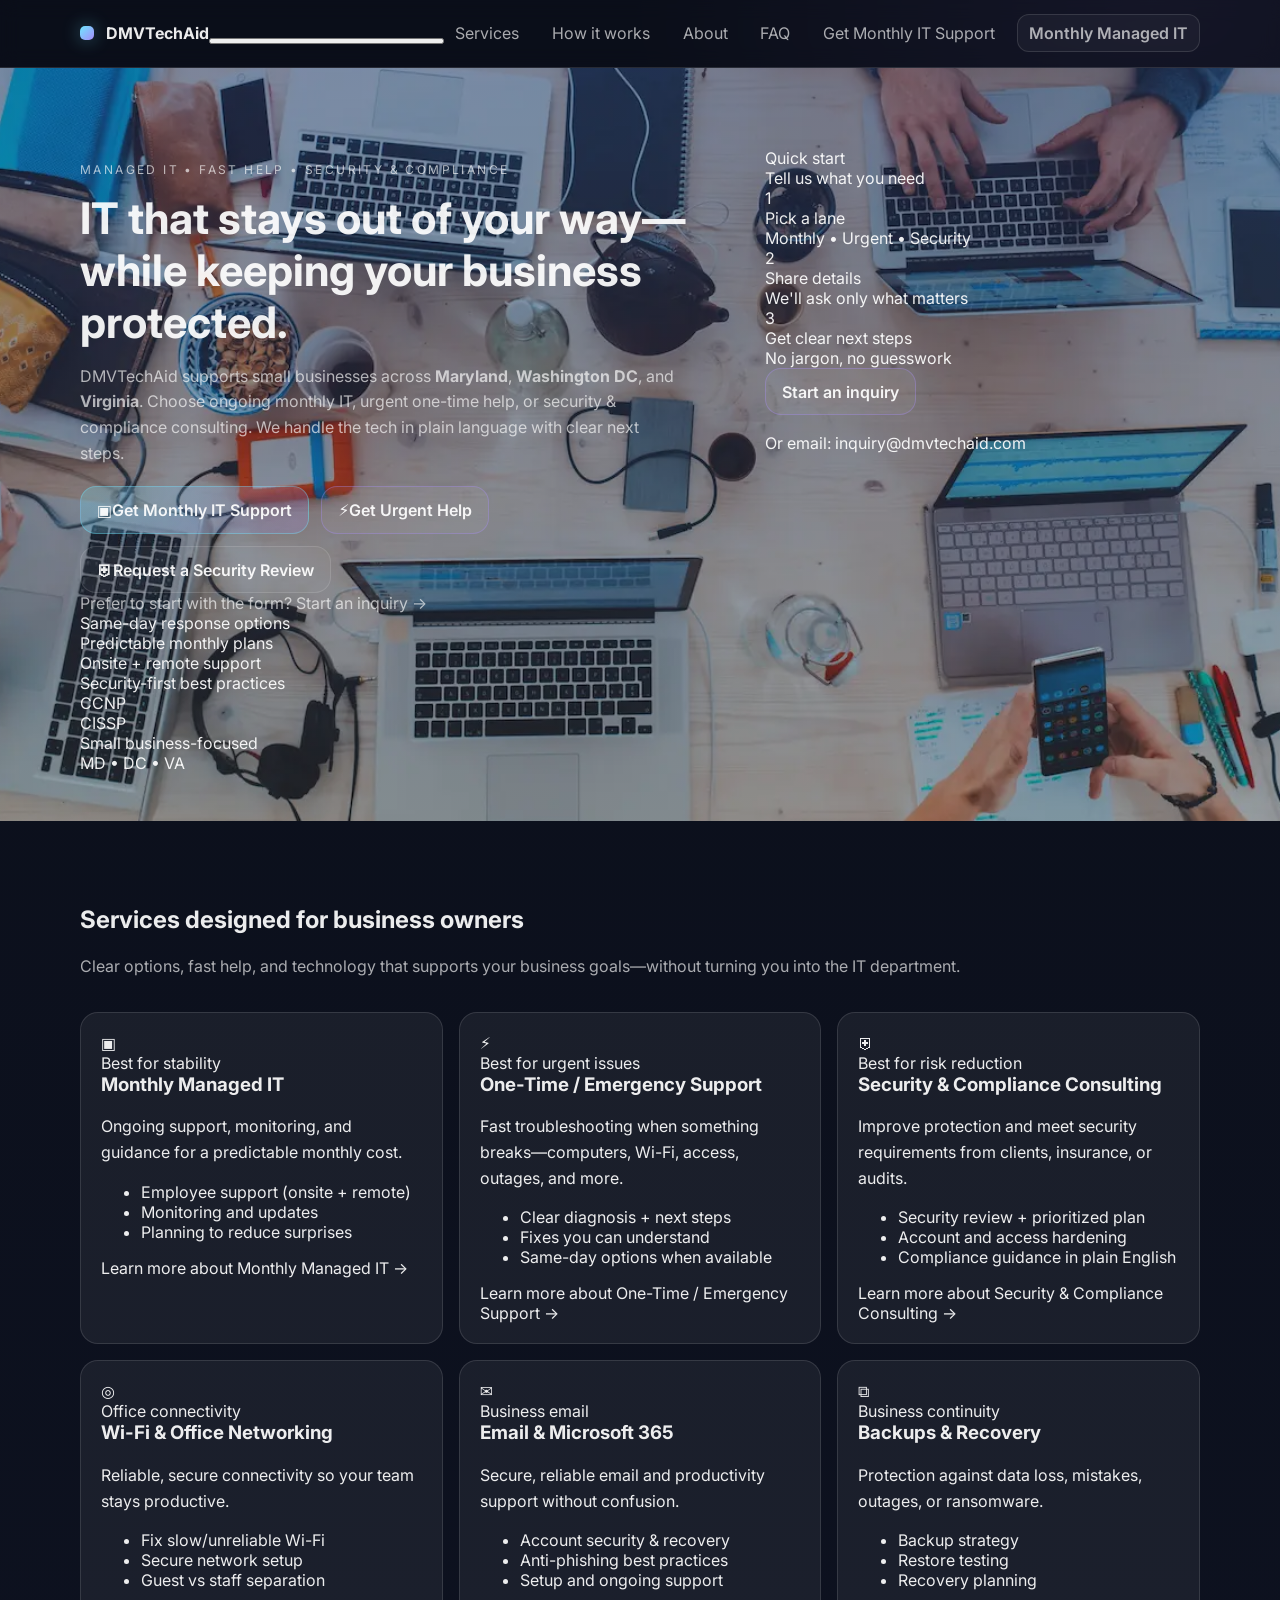
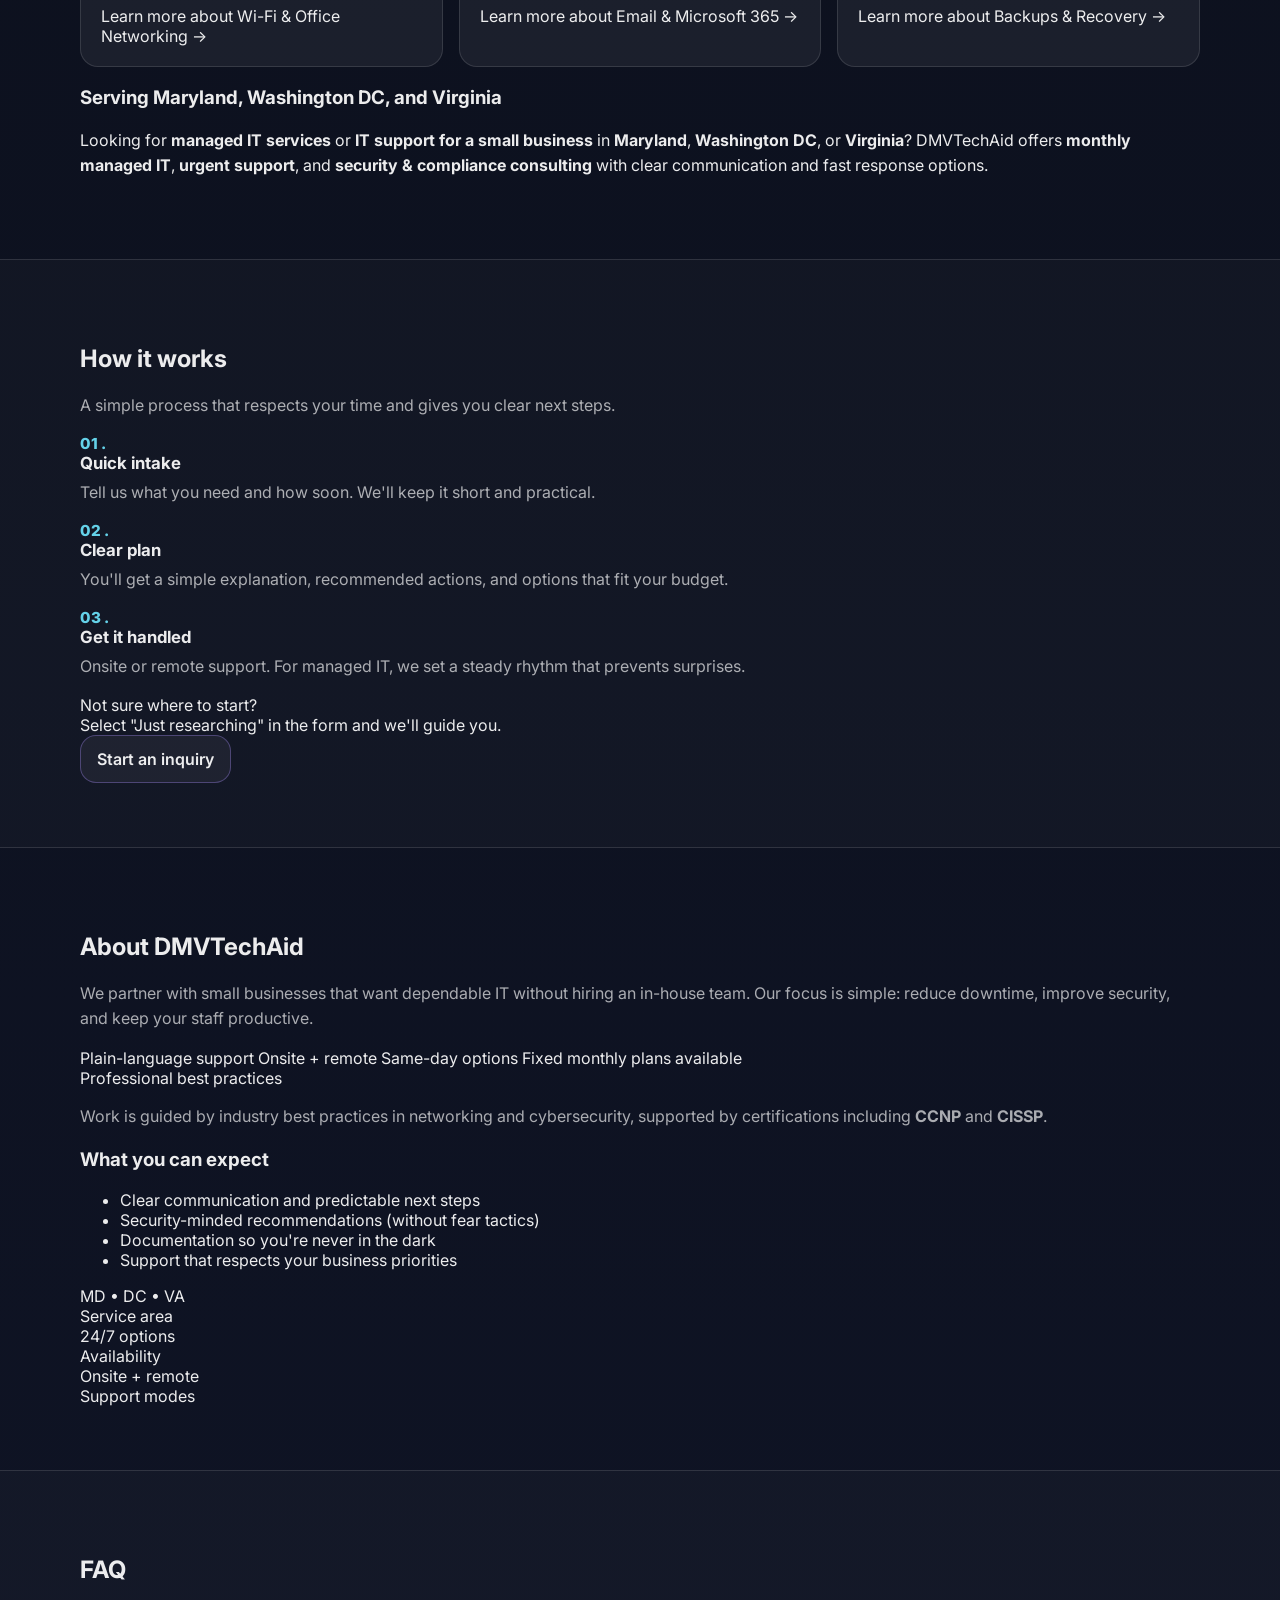
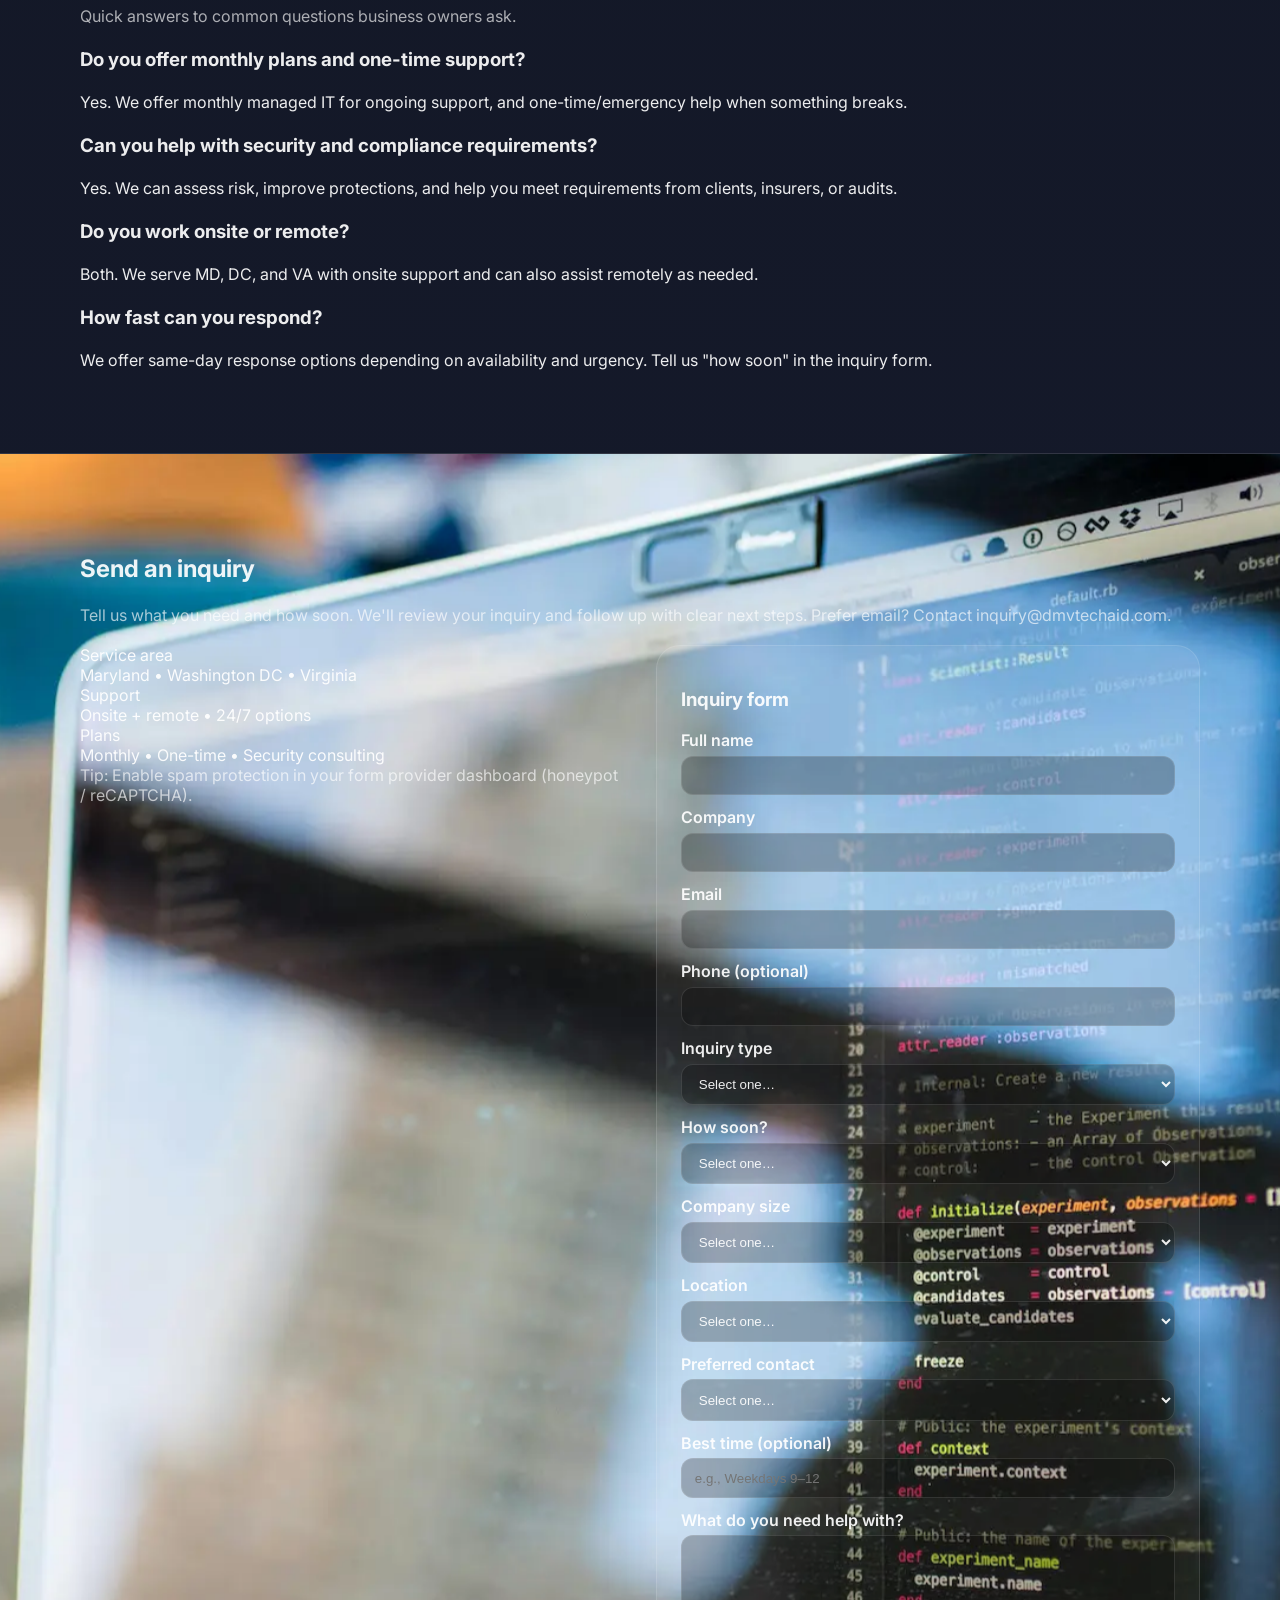
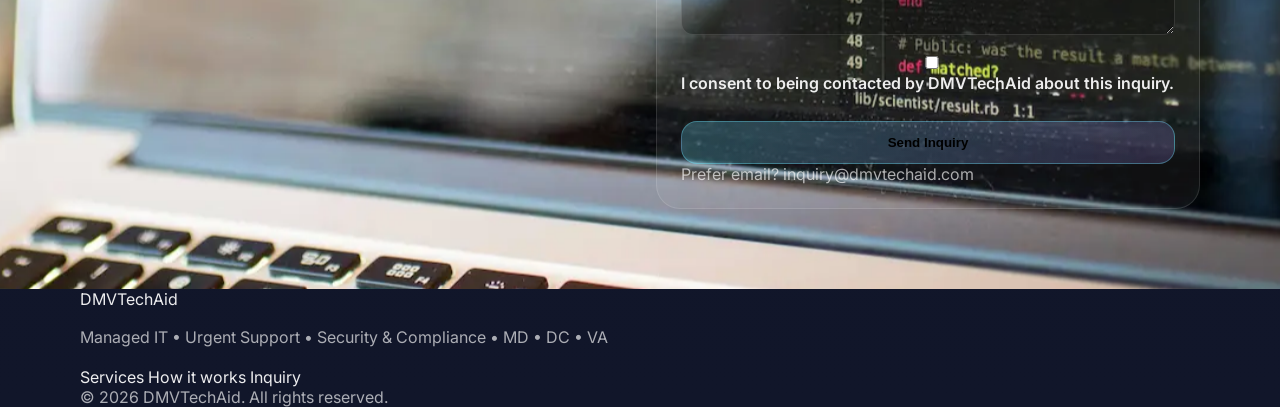
<file: index.html>
<!doctype html>
<html lang="en">

<head>
  <meta charset="utf-8" />
  <meta name="viewport" content="width=device-width,initial-scale=1" />

  <title>DMVTechAid | Managed IT, Urgent Support & Cybersecurity | MD • DC • VA</title>
  <meta name="description"
    content="DMVTechAid helps small businesses across Maryland, Washington DC, and Virginia with monthly managed IT, urgent one-time support, and security & compliance consulting. Clear communication, fast response, and predictable options." />

  <!-- OpenGraph -->
  <meta property="og:title" content="DMVTechAid | IT Support for Small Business (MD • DC • VA)" />
  <meta property="og:description"
    content="Monthly managed IT, urgent support, and security & compliance consulting. Clear communication, fast response, and predictable options." />
  <meta property="og:type" content="website" />
  <meta property="og:url" content="https://dmvtechaid.com/" />

  <!-- Favicon placeholders -->
  <link rel="icon" href="favicon.ico" />
  <link rel="apple-touch-icon" href="apple-touch-icon.png" />

  <!-- Single font -->
  <link rel="preconnect" href="https://fonts.googleapis.com">
  <link rel="preconnect" href="https://fonts.gstatic.com" crossorigin>
  <link href="https://fonts.googleapis.com/css2?family=Inter:wght@400;500;600;700;800&display=swap" rel="stylesheet">

  <link rel="stylesheet" href="styles.css" />

  <!-- LocalBusiness structured data -->
  <script type="application/ld+json">
  {
    "@context":"https://schema.org",
    "@type":"LocalBusiness",
    "name":"DMVTechAid",
    "url":"https://dmvtechaid.com/",
    "email":"inquiry@dmvtechaid.com",
    "areaServed":["Maryland","Washington DC","Virginia"],
    "description":"Managed IT services, urgent IT support, and cybersecurity & compliance consulting for small businesses across MD, DC, and VA."
  }
  </script>
</head>

<body>
  <a class="skip-link" href="#main">Skip to content</a>

  <header class="site-header">
    <nav class="nav container" aria-label="Primary">
      <a class="brand" href="#home" aria-label="DMVTechAid home">
        <span class="brand-mark" aria-hidden="true"></span>
        <span class="brand-text">DMVTechAid</span>
      </a>

      <button class="nav-toggle" type="button" aria-expanded="false" aria-controls="navLinks">
        <span class="sr-only">Toggle menu</span>
        <span class="hamburger" aria-hidden="true"></span>
      </button>

      <div class="nav-links" id="navLinks">
        <a href="#services">Services</a>
        <a href="#how">How it works</a>
        <a href="#about">About</a>
        <a href="#faq">FAQ</a>
        <a href="#contact" data-lane="Monthly Managed IT">Get Monthly IT Support</a>
        <a class="btn btn-ghost" href="managed-it.html">Monthly Managed IT</a>
      </div>
    </nav>
  </header>

  <main id="main">
    <!-- HERO -->
    <section id="home" class="hero parallax">
      <div class="parallax-overlay"></div>

      <div class="container hero-grid">
        <div class="hero-copy">
          <p class="eyebrow">Managed IT • Fast Help • Security & Compliance</p>
          <h1>IT that stays out of your way—while keeping your business protected.</h1>
          <p class="subhead">
            DMVTechAid supports small businesses across <strong>Maryland</strong>, <strong>Washington
              DC</strong>, and
            <strong>Virginia</strong>. Choose ongoing monthly IT, urgent one-time help, or security & compliance
            consulting.
            We handle the tech in plain language with clear next steps.
          </p>

          <div class="cta-row">
            <a class="btn btn-primary" href="#contact" data-lane="Monthly Managed IT">
              <span class="btn-icon" aria-hidden="true">▣</span>
              Get Monthly IT Support
            </a>
            <a class="btn btn-secondary" href="emergency-it-support.html">
              <span class="btn-icon" aria-hidden="true">⚡</span>
              Get Urgent Help
            </a>
            <a class="btn btn-ghost" href="security-compliance.html">
              <span class="btn-icon" aria-hidden="true">⛨</span>
              Request a Security Review
            </a>
          </div>

          <div class="cta-note muted">Prefer to start with the form? <a class="text-link" href="#contact">Start an
              inquiry →</a></div>

          <div class="hero-badges" aria-label="Highlights">
            <div class="badge"><span class="badge-dot" aria-hidden="true"></span>Same-day response options</div>
            <div class="badge"><span class="badge-dot" aria-hidden="true"></span>Predictable monthly plans</div>
            <div class="badge"><span class="badge-dot" aria-hidden="true"></span>Onsite + remote support</div>
            <div class="badge"><span class="badge-dot" aria-hidden="true"></span>Security-first best practices</div>
          </div>

          <div class="trust-row" aria-label="Trust signals">
            <div class="trust-pill">CCNP</div>
            <div class="trust-pill">CISSP</div>
            <div class="trust-pill">Small business-focused</div>
            <div class="trust-pill">MD • DC • VA</div>
          </div>
        </div>

        <aside class="hero-panel" aria-label="Quick overview">
          <div class="glass-card">
            <div class="panel-top">
              <div class="panel-kicker">Quick start</div>
              <div class="panel-title">Tell us what you need</div>
            </div>

            <div class="panel-steps">
              <div class="step">
                <div class="step-num" aria-hidden="true">1</div>
                <div class="step-body">
                  <div class="step-title">Pick a lane</div>
                  <div class="step-desc">Monthly • Urgent • Security</div>
                </div>
              </div>

              <div class="step">
                <div class="step-num" aria-hidden="true">2</div>
                <div class="step-body">
                  <div class="step-title">Share details</div>
                  <div class="step-desc">We'll ask only what matters</div>
                </div>
              </div>

              <div class="step">
                <div class="step-num" aria-hidden="true">3</div>
                <div class="step-body">
                  <div class="step-title">Get clear next steps</div>
                  <div class="step-desc">No jargon, no guesswork</div>
                </div>
              </div>
            </div>

            <a class="btn btn-secondary btn-block" href="#contact" data-lane="Monthly Managed IT">Start an inquiry</a>
            <p class="panel-note">Or email: <a
                href="mailto:inquiry@dmvtechaid.com">inquiry@dmvtechaid.com</a></p>
          </div>
        </aside>
      </div>
    </section>

    <!-- SERVICES -->
    <section id="services" class="section">
      <div class="container">
        <div class="section-head">
          <h2>Services designed for business owners</h2>
          <p class="muted">
            Clear options, fast help, and technology that supports your business goals—without turning you into the IT
            department.
          </p>
        </div>

        <div class="cards-grid">
          <article class="service-card featured">
            <div class="service-top">
              <div class="service-icon" aria-hidden="true">▣</div>
              <div class="service-chip">Best for stability</div>
            </div>
            <h3>Monthly Managed IT</h3>
            <p>Ongoing support, monitoring, and guidance for a predictable monthly cost.</p>
            <ul class="list">
              <li>Employee support (onsite + remote)</li>
              <li>Monitoring and updates</li>
              <li>Planning to reduce surprises</li>
            </ul>
            <a class="text-link" href="managed-it.html">Learn more about Monthly Managed IT →</a>
          </article>

          <article class="service-card">
            <div class="service-top">
              <div class="service-icon" aria-hidden="true">⚡</div>
              <div class="service-chip">Best for urgent issues</div>
            </div>
            <h3>One-Time / Emergency Support</h3>
            <p>Fast troubleshooting when something breaks—computers, Wi-Fi, access, outages, and more.</p>
            <ul class="list">
              <li>Clear diagnosis + next steps</li>
              <li>Fixes you can understand</li>
              <li>Same-day options when available</li>
            </ul>
            <a class="text-link" href="emergency-it-support.html">Learn more about One-Time / Emergency Support →</a>
          </article>

          <article class="service-card">
            <div class="service-top">
              <div class="service-icon" aria-hidden="true">⛨</div>
              <div class="service-chip">Best for risk reduction</div>
            </div>
            <h3>Security & Compliance Consulting</h3>
            <p>Improve protection and meet security requirements from clients, insurance, or audits.</p>
            <ul class="list">
              <li>Security review + prioritized plan</li>
              <li>Account and access hardening</li>
              <li>Compliance guidance in plain English</li>
            </ul>
            <a class="text-link" href="security-compliance.html">Learn more about Security &amp; Compliance Consulting
              →</a>
          </article>

          <article class="service-card">
            <div class="service-top">
              <div class="service-icon" aria-hidden="true">◎</div>
              <div class="service-chip">Office connectivity</div>
            </div>
            <h3>Wi-Fi &amp; Office Networking</h3>
            <p>Reliable, secure connectivity so your team stays productive.</p>
            <ul class="list">
              <li>Fix slow/unreliable Wi-Fi</li>
              <li>Secure network setup</li>
              <li>Guest vs staff separation</li>
            </ul>
            <a class="text-link" href="wifi-office-networking.html">Learn more about Wi-Fi &amp; Office Networking →</a>
          </article>

          <article class="service-card">
            <div class="service-top">
              <div class="service-icon" aria-hidden="true">✉</div>
              <div class="service-chip">Business email</div>
            </div>
            <h3>Email &amp; Microsoft 365</h3>
            <p>Secure, reliable email and productivity support without confusion.</p>
            <ul class="list">
              <li>Account security & recovery</li>
              <li>Anti-phishing best practices</li>
              <li>Setup and ongoing support</li>
            </ul>
            <a class="text-link" href="microsoft-365-email.html">Learn more about Email &amp; Microsoft 365 →</a>
          </article>

          <article class="service-card">
            <div class="service-top">
              <div class="service-icon" aria-hidden="true">⧉</div>
              <div class="service-chip">Business continuity</div>
            </div>
            <h3>Backups &amp; Recovery</h3>
            <p>Protection against data loss, mistakes, outages, or ransomware.</p>
            <ul class="list">
              <li>Backup strategy</li>
              <li>Restore testing</li>
              <li>Recovery planning</li>
            </ul>
            <a class="text-link" href="backups-recovery.html">Learn more about Backups &amp; Recovery →</a>
          </article>
        </div>

        <div class="seo-band" role="note" aria-label="Service areas copy for SEO">
          <h3>Serving Maryland, Washington DC, and Virginia</h3>
          <p>
            Looking for <strong>managed IT services</strong> or <strong>IT support for a small business</strong> in
            <strong>Maryland</strong>, <strong>Washington DC</strong>, or <strong>Virginia</strong>?
            DMVTechAid offers <strong>monthly managed IT</strong>, <strong>urgent support</strong>, and
            <strong>security & compliance consulting</strong> with clear communication and fast response options.
          </p>
        </div>
      </div>
    </section>

    <!-- HOW IT WORKS -->
    <section id="how" class="section section-alt">
      <div class="container">
        <div class="section-head">
          <h2>How it works</h2>
          <p class="muted">A simple process that respects your time and gives you clear next steps.</p>
        </div>

        <div class="how-grid">
          <div class="how-card">
            <div class="how-num" aria-hidden="true">01</div>
            <h3>Quick intake</h3>
            <p>Tell us what you need and how soon. We'll keep it short and practical.</p>
          </div>
          <div class="how-card">
            <div class="how-num" aria-hidden="true">02</div>
            <h3>Clear plan</h3>
            <p>You'll get a simple explanation, recommended actions, and options that fit your budget.</p>
          </div>
          <div class="how-card">
            <div class="how-num" aria-hidden="true">03</div>
            <h3>Get it handled</h3>
            <p>Onsite or remote support. For managed IT, we set a steady rhythm that prevents surprises.</p>
          </div>
        </div>

        <div class="callout">
          <div>
            <div class="callout-title">Not sure where to start?</div>
            <div class="callout-body">Select "Just researching" in the form and we'll guide you.</div>
          </div>
          <a class="btn btn-secondary" href="#contact" data-lane="Monthly Managed IT">Start an inquiry</a>
        </div>
      </div>
    </section>

    <!-- ABOUT -->
    <section id="about" class="section">
      <div class="container about-grid">
        <div>
          <div class="section-head">
            <h2>About DMVTechAid</h2>
            <p class="muted">
              We partner with small businesses that want dependable IT without hiring an in-house team.
              Our focus is simple: reduce downtime, improve security, and keep your staff productive.
            </p>
          </div>

          <div class="about-pills">
            <span class="pill">Plain-language support</span>
            <span class="pill">Onsite + remote</span>
            <span class="pill">Same-day options</span>
            <span class="pill">Fixed monthly plans available</span>
          </div>

          <div class="about-note">
            <div class="note-title">Professional best practices</div>
            <p class="muted">
              Work is guided by industry best practices in networking and cybersecurity, supported by certifications
              including
              <strong>CCNP</strong> and <strong>CISSP</strong>.
            </p>
          </div>

          <div class="expect-grid" aria-label="What you can expect">
            <div class="expect-card">
              <h3>What you can expect</h3>
              <ul class="list">
                <li>Clear communication and predictable next steps</li>
                <li>Security-minded recommendations (without fear tactics)</li>
                <li>Documentation so you're never in the dark</li>
                <li>Support that respects your business priorities</li>
              </ul>
            </div>
          </div>
        </div>

        <aside class="stats" aria-label="Service area stats">
          <div class="stat">
            <div class="stat-kicker">MD • DC • VA</div>
            <div class="stat-title">Service area</div>
          </div>
          <div class="stat">
            <div class="stat-kicker">24/7 options</div>
            <div class="stat-title">Availability</div>
          </div>
          <div class="stat">
            <div class="stat-kicker">Onsite + remote</div>
            <div class="stat-title">Support modes</div>
          </div>
        </aside>
      </div>
    </section>

    <!-- FAQ -->
    <section id="faq" class="section section-alt">
      <div class="container">
        <div class="section-head">
          <h2>FAQ</h2>
          <p class="muted">Quick answers to common questions business owners ask.</p>
        </div>

        <div class="faq-grid" role="list">
          <div class="faq-item" role="listitem">
            <h3>Do you offer monthly plans and one-time support?</h3>
            <p>Yes. We offer monthly managed IT for ongoing support, and one-time/emergency help when something breaks.
            </p>
          </div>

          <div class="faq-item" role="listitem">
            <h3>Can you help with security and compliance requirements?</h3>
            <p>Yes. We can assess risk, improve protections, and help you meet requirements from clients, insurers, or
              audits.</p>
          </div>

          <div class="faq-item" role="listitem">
            <h3>Do you work onsite or remote?</h3>
            <p>Both. We serve MD, DC, and VA with onsite support and can also assist remotely as needed.</p>
          </div>

          <div class="faq-item" role="listitem">
            <h3>How fast can you respond?</h3>
            <p>We offer same-day response options depending on availability and urgency. Tell us "how soon" in the
              inquiry form.</p>
          </div>
        </div>
      </div>
    </section>

    <!-- CONTACT / INQUIRY -->
    <section id="contact" class="section contact-parallax">
      <div class="container">
        <div class="section-head">
          <h2>Send an inquiry</h2>
          <p class="muted">
            Tell us what you need and how soon. We'll review your inquiry and follow up with clear next steps.
            Prefer email? Contact <a href="mailto:inquiry@dmvtechaid.com">inquiry@dmvtechaid.com</a>.
          </p>
        </div>

        <div class="contact-grid">
          <div class="contact-card">
            <div class="contact-row">
              <div class="contact-label">Service area</div>
              <div class="contact-value">Maryland • Washington DC • Virginia</div>
            </div>
            <div class="contact-row">
              <div class="contact-label">Support</div>
              <div class="contact-value">Onsite + remote • 24/7 options</div>
            </div>
            <div class="contact-row">
              <div class="contact-label">Plans</div>
              <div class="contact-value">Monthly • One-time • Security consulting</div>
            </div>

            <div class="contact-tip muted">
              Tip: Enable spam protection in your form provider dashboard (honeypot / reCAPTCHA).
            </div>
          </div>

          <form class="form-card" id="inquiryForm" method="post">
            <h3>Inquiry form</h3>

            <div class="form-grid">
              <label>
                <span>Full name</span>
                <input name="name" type="text" autocomplete="name" required />
              </label>

              <label>
                <span>Company</span>
                <input name="company" type="text" autocomplete="organization" />
              </label>

              <label>
                <span>Email</span>
                <input name="email" type="email" autocomplete="email" required />
              </label>

              <label>
                <span>Phone (optional)</span>
                <input name="phone" type="tel" autocomplete="tel" />
              </label>

              <label>
                <span>Inquiry type</span>
                <select name="inquiryType" id="inquiryType" required>
                  <option value="">Select one…</option>
                  <option value="Monthly Managed IT">Monthly Managed IT</option>
                  <option value="One-Time / Emergency">One-Time / Emergency</option>
                  <option value="Security & Compliance">Security & Compliance</option>
                </select>
              </label>

              <label>
                <span>How soon?</span>
                <select name="howSoon" required>
                  <option value="">Select one…</option>
                  <option value="Today (urgent)">Today (urgent)</option>
                  <option value="This week">This week</option>
                  <option value="Within 2–4 weeks">Within 2–4 weeks</option>
                  <option value="Just researching">Just researching</option>
                </select>
              </label>

              <label>
                <span>Company size</span>
                <select name="companySize" required>
                  <option value="">Select one…</option>
                  <option value="1–10">1–10</option>
                  <option value="11–25">11–25</option>
                  <option value="26–50">26–50</option>
                  <option value="51–100">51–100</option>
                  <option value="100+">100+</option>
                </select>
              </label>

              <label>
                <span>Location</span>
                <select name="location" required>
                  <option value="">Select one…</option>
                  <option value="Maryland">Maryland</option>
                  <option value="Washington DC">Washington DC</option>
                  <option value="Virginia">Virginia</option>
                  <option value="Multiple locations">Multiple locations</option>
                  <option value="Remote only">Remote only</option>
                </select>
              </label>

              <label>
                <span>Preferred contact</span>
                <select name="preferredContact" required>
                  <option value="">Select one…</option>
                  <option value="Email">Email</option>
                  <option value="Phone">Phone</option>
                  <option value="Either">Either</option>
                </select>
              </label>

              <label>
                <span>Best time (optional)</span>
                <input name="bestTime" type="text" placeholder="e.g., Weekdays 9–12" />
              </label>

              <label class="full">
                <span>What do you need help with?</span>
                <textarea name="message" rows="5" required></textarea>
              </label>

              <label class="full checkbox">
                <input type="checkbox" name="consent" required />
                <span>I consent to being contacted by DMVTechAid about this inquiry.</span>
              </label>
            </div>

            <button class="btn btn-primary btn-block" type="submit">
              Send Inquiry
            </button>

            <div class="form-foot muted">
              Prefer email? <a href="mailto:inquiry@dmvtechaid.com">inquiry@dmvtechaid.com</a>
            </div>
          </form>
        </div>
      </div>
    </section>
  </main>

  <footer class="site-footer">
    <div class="container footer-grid">
      <div class="footer-brand">
        <div class="brand-row">
          <span class="brand-mark" aria-hidden="true"></span>
          <span class="brand-text">DMVTechAid</span>
        </div>
        <p class="muted">Managed IT • Urgent Support • Security & Compliance • MD • DC • VA</p>
      </div>

      <div class="footer-links" aria-label="Footer">
        <a href="#services">Services</a>
        <a href="#how">How it works</a>
        <a href="#contact">Inquiry</a>
      </div>

      <div class="footer-meta muted">
        © <span id="year"></span> DMVTechAid. All rights reserved.
      </div>
    </div>
  </footer>

  <script src="script.js" defer></script>
</body>

</html>
</file>
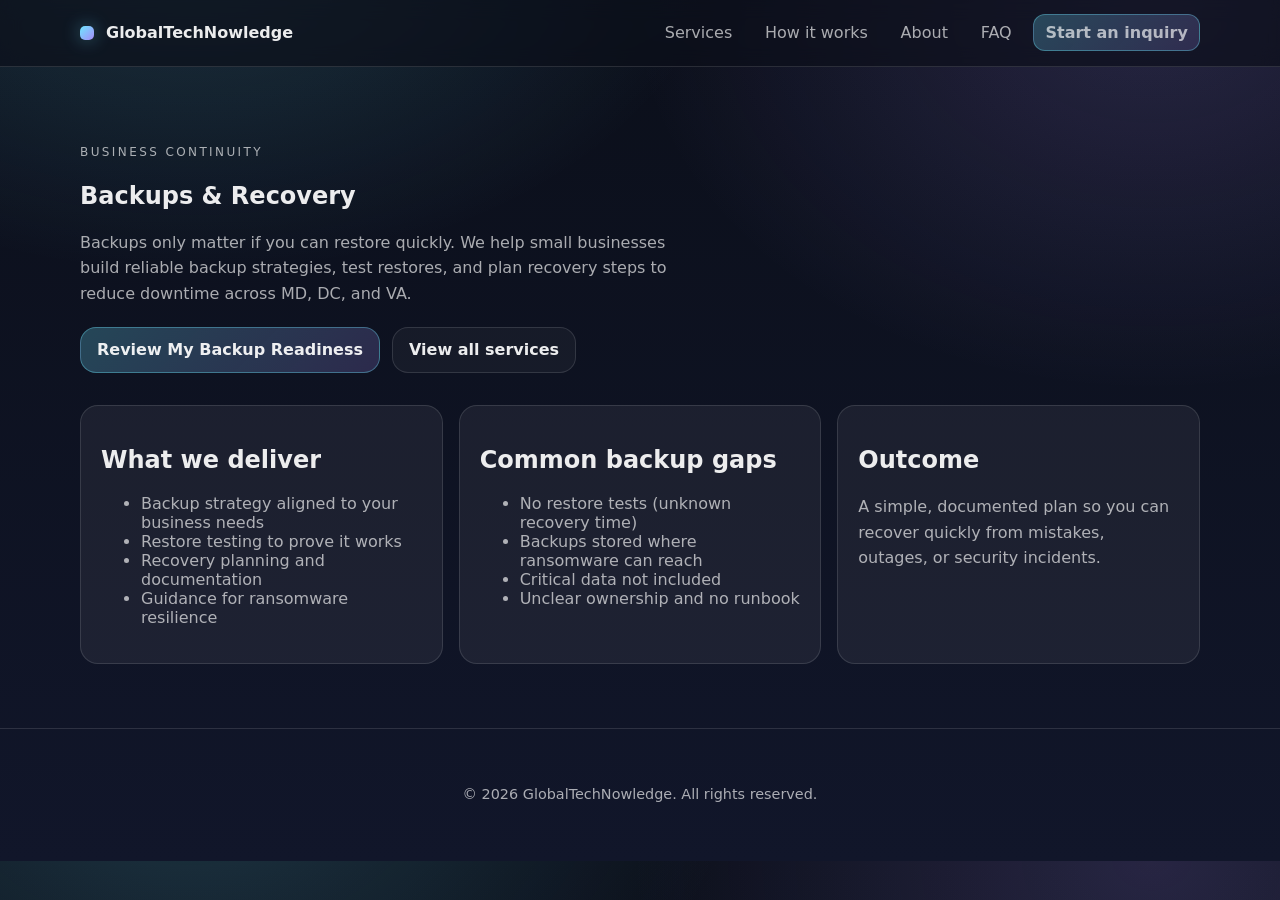
<file: backups-recovery.html>
<!doctype html>
<html lang="en">
<head>
  <meta charset="utf-8" />
  <meta name="viewport" content="width=device-width,initial-scale=1" />
  <title>Backups & Disaster Recovery Planning | GlobalTechNowledge</title>
  <meta name="description" content="Backup strategy, restore testing, and recovery planning for small businesses. Protect against data loss, outages, and ransomware in MD, DC, and VA." />
  <link rel="canonical" href="https://globaltechnowledge.com/backups-recovery.html" />
  <link rel="stylesheet" href="./styles.css" />
</head>

<body>
  <a class="skip-link" href="#main">Skip to content</a>

  <header class="site-header">
    <div class="container nav">
      <a class="brand" href="./"><span class="brand-mark" aria-hidden="true"></span><span>GlobalTechNowledge</span></a>
      <nav class="nav-links" id="navLinks" aria-label="Primary">
        <a href="./#services">Services</a>
        <a href="./#how">How it works</a>
        <a href="./#about">About</a>
        <a href="./#faq">FAQ</a>
        <a class="btn btn-primary" href="./#inquiry">Start an inquiry</a>
      </nav>
    </div>
  </header>

  <main id="main">
    <section class="section">
      <div class="container">
        <p class="eyebrow">Business continuity</p>
        <h1>Backups & Recovery</h1>
        <p class="subhead">
          Backups only matter if you can restore quickly. We help small businesses build reliable backup strategies, test restores,
          and plan recovery steps to reduce downtime across MD, DC, and VA.
        </p>

        <div class="cta-row">
          <a class="btn btn-primary" href="./#inquiry" data-lane="Security & Compliance">Review My Backup Readiness</a>
          <a class="btn btn-ghost" href="./#services">View all services</a>
        </div>

        <div class="cards-grid">
          <div class="service-card">
            <h2>What we deliver</h2>
            <ul class="muted">
              <li>Backup strategy aligned to your business needs</li>
              <li>Restore testing to prove it works</li>
              <li>Recovery planning and documentation</li>
              <li>Guidance for ransomware resilience</li>
            </ul>
          </div>

          <div class="service-card">
            <h2>Common backup gaps</h2>
            <ul class="muted">
              <li>No restore tests (unknown recovery time)</li>
              <li>Backups stored where ransomware can reach</li>
              <li>Critical data not included</li>
              <li>Unclear ownership and no runbook</li>
            </ul>
          </div>

          <div class="service-card">
            <h2>Outcome</h2>
            <p class="muted">
              A simple, documented plan so you can recover quickly from mistakes, outages, or security incidents.
            </p>
          </div>
        </div>
      </div>
    </section>
  </main>

  <footer class="footer">
    <div class="container">
      <p class="small muted">© <span id="year"></span> GlobalTechNowledge. All rights reserved.</p>
    </div>
  </footer>

  <script src="./script.js" defer></script>
</body>
</html>
</file>
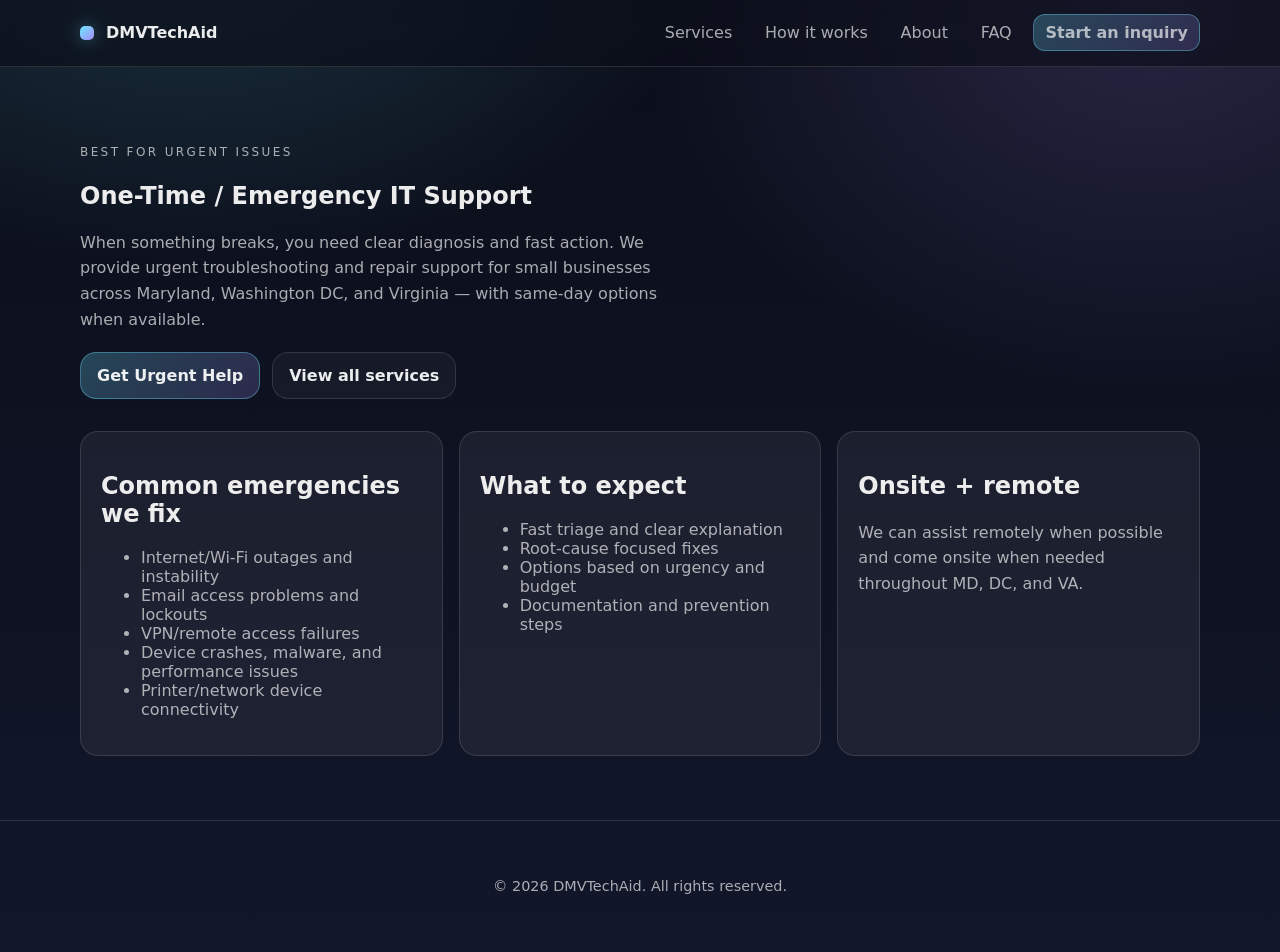
<file: emergency-it-support.html>
<!doctype html>
<html lang="en">
<head>
  <meta charset="utf-8" />
  <meta name="viewport" content="width=device-width,initial-scale=1" />
  <title>One-Time & Emergency IT Support | DMVTechAid</title>
  <meta name="description" content="Urgent one-time IT support for outages, Wi-Fi issues, access problems, and broken systems. Same-day options when available in MD, DC, and VA." />
  <link rel="canonical" href="https://dmvtechaid.com/emergency-it-support.html" />
  <link rel="stylesheet" href="./styles.css" />
</head>

<body>
  <a class="skip-link" href="#main">Skip to content</a>

  <header class="site-header">
    <div class="container nav">
      <a class="brand" href="./"><span class="brand-mark" aria-hidden="true"></span><span>DMVTechAid</span></a>
      <nav class="nav-links" id="navLinks" aria-label="Primary">
        <a href="./#services">Services</a>
        <a href="./#how">How it works</a>
        <a href="./#about">About</a>
        <a href="./#faq">FAQ</a>
        <a class="btn btn-primary" href="./#inquiry">Start an inquiry</a>
      </nav>
    </div>
  </header>

  <main id="main">
    <section class="section">
      <div class="container">
        <p class="eyebrow">Best for urgent issues</p>
        <h1>One-Time / Emergency IT Support</h1>
        <p class="subhead">
          When something breaks, you need clear diagnosis and fast action. We provide urgent troubleshooting and repair support for small businesses
          across Maryland, Washington DC, and Virginia — with same-day options when available.
        </p>

        <div class="cta-row">
          <a class="btn btn-primary" href="./#inquiry" data-lane="One-Time / Emergency">Get Urgent Help</a>
          <a class="btn btn-ghost" href="./#services">View all services</a>
        </div>

        <div class="cards-grid">
          <div class="service-card">
            <h2>Common emergencies we fix</h2>
            <ul class="muted">
              <li>Internet/Wi-Fi outages and instability</li>
              <li>Email access problems and lockouts</li>
              <li>VPN/remote access failures</li>
              <li>Device crashes, malware, and performance issues</li>
              <li>Printer/network device connectivity</li>
            </ul>
          </div>
          <div class="service-card">
            <h2>What to expect</h2>
            <ul class="muted">
              <li>Fast triage and clear explanation</li>
              <li>Root-cause focused fixes</li>
              <li>Options based on urgency and budget</li>
              <li>Documentation and prevention steps</li>
            </ul>
          </div>
          <div class="service-card">
            <h2>Onsite + remote</h2>
            <p class="muted">
              We can assist remotely when possible and come onsite when needed throughout MD, DC, and VA.
            </p>
          </div>
        </div>
      </div>
    </section>
  </main>

  <footer class="footer">
    <div class="container">
      <p class="small muted">© <span id="year"></span> DMVTechAid. All rights reserved.</p>
    </div>
  </footer>

  <script src="./script.js" defer></script>
</body>
</html>
</file>
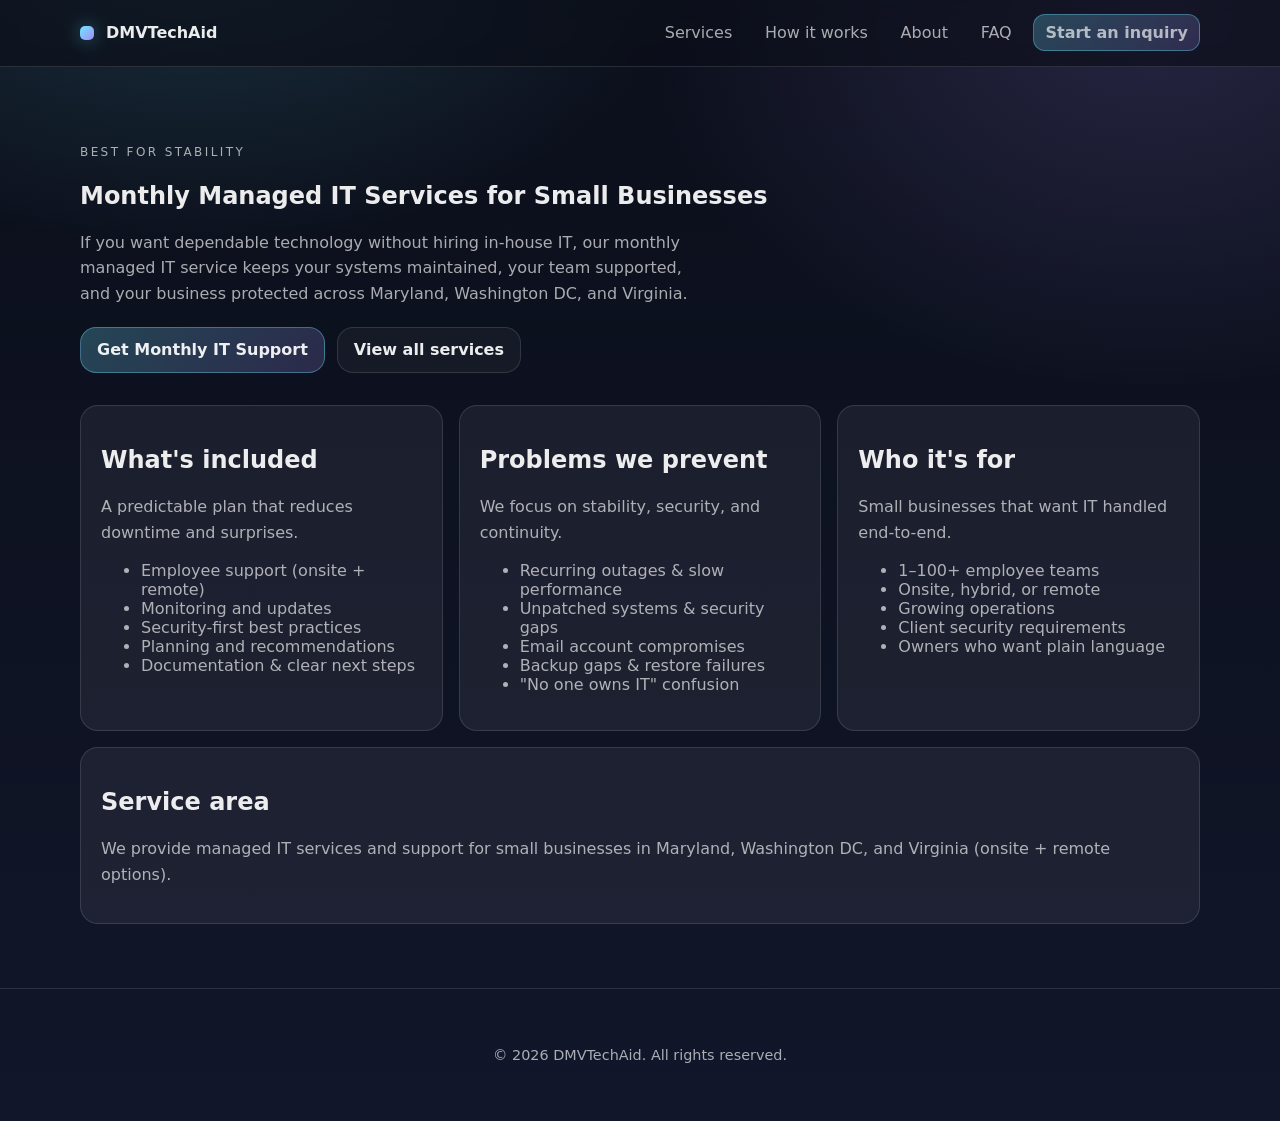
<file: managed-it.html>
<!doctype html>
<html lang="en">
<head>
  <meta charset="utf-8" />
  <meta name="viewport" content="width=device-width,initial-scale=1" />
  <title>Monthly Managed IT Services for Small Business | DMVTechAid</title>
  <meta name="description" content="Monthly managed IT for small businesses in Maryland, Washington DC, and Virginia. Proactive support, monitoring, updates, and planning to reduce downtime." />
  <link rel="canonical" href="https://dmvtechaid.com/managed-it.html" />
  <link rel="stylesheet" href="./styles.css" />
</head>

<body>
  <a class="skip-link" href="#main">Skip to content</a>

  <header class="site-header">
    <div class="container nav">
      <a class="brand" href="./">
        <span class="brand-mark" aria-hidden="true"></span>
        <span>DMVTechAid</span>
      </a>

      <nav class="nav-links" id="navLinks" aria-label="Primary">
        <a href="./#services">Services</a>
        <a href="./#how">How it works</a>
        <a href="./#about">About</a>
        <a href="./#faq">FAQ</a>
        <a class="btn btn-primary" href="./#inquiry">Start an inquiry</a>
      </nav>
    </div>
  </header>

  <main id="main">
    <section class="section">
      <div class="container">
        <p class="eyebrow">Best for stability</p>
        <h1>Monthly Managed IT Services for Small Businesses</h1>
        <p class="subhead">
          If you want dependable technology without hiring in-house IT, our monthly managed IT service keeps your systems maintained, your team supported,
          and your business protected across Maryland, Washington DC, and Virginia.
        </p>

        <div class="cta-row">
          <a class="btn btn-primary" href="./#inquiry" data-lane="Monthly Managed IT">Get Monthly IT Support</a>
          <a class="btn btn-ghost" href="./#services">View all services</a>
        </div>

        <div class="cards-grid">
          <div class="service-card">
            <h2>What's included</h2>
            <p class="muted">A predictable plan that reduces downtime and surprises.</p>
            <ul class="muted">
              <li>Employee support (onsite + remote)</li>
              <li>Monitoring and updates</li>
              <li>Security-first best practices</li>
              <li>Planning and recommendations</li>
              <li>Documentation & clear next steps</li>
            </ul>
          </div>

          <div class="service-card">
            <h2>Problems we prevent</h2>
            <p class="muted">We focus on stability, security, and continuity.</p>
            <ul class="muted">
              <li>Recurring outages & slow performance</li>
              <li>Unpatched systems & security gaps</li>
              <li>Email account compromises</li>
              <li>Backup gaps & restore failures</li>
              <li>"No one owns IT" confusion</li>
            </ul>
          </div>

          <div class="service-card">
            <h2>Who it's for</h2>
            <p class="muted">Small businesses that want IT handled end-to-end.</p>
            <ul class="muted">
              <li>1–100+ employee teams</li>
              <li>Onsite, hybrid, or remote</li>
              <li>Growing operations</li>
              <li>Client security requirements</li>
              <li>Owners who want plain language</li>
            </ul>
          </div>
        </div>

        <div class="service-card" style="margin-top:1rem;">
          <h2>Service area</h2>
          <p class="muted">
            We provide managed IT services and support for small businesses in Maryland, Washington DC, and Virginia (onsite + remote options).
          </p>
        </div>
      </div>
    </section>
  </main>

  <footer class="footer">
    <div class="container">
      <p class="small muted">© <span id="year"></span> DMVTechAid. All rights reserved.</p>
    </div>
  </footer>

  <script src="./script.js" defer></script>
</body>
</html>
</file>
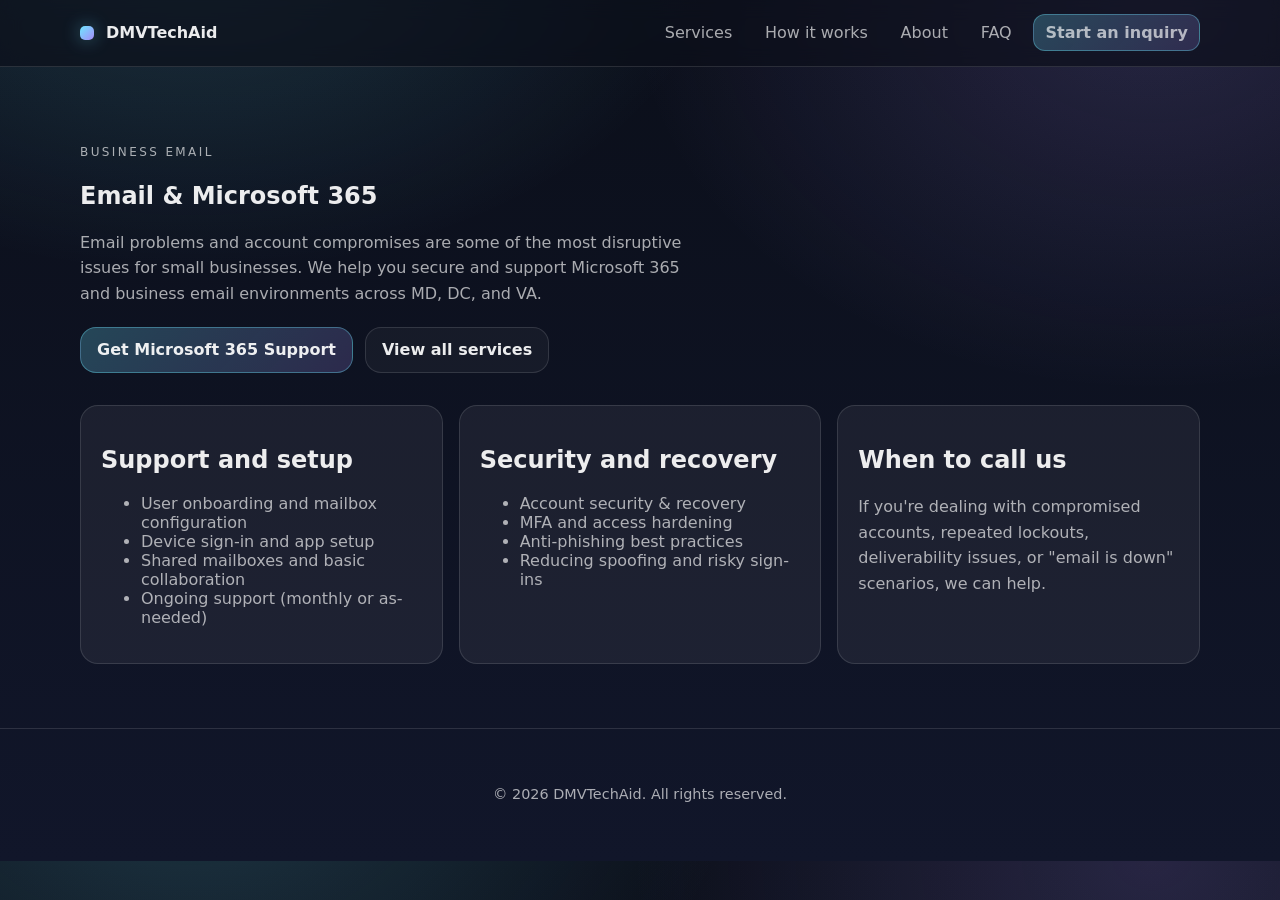
<file: microsoft-365-email.html>
<!doctype html>
<html lang="en">
<head>
  <meta charset="utf-8" />
  <meta name="viewport" content="width=device-width,initial-scale=1" />
  <title>Email & Microsoft 365 Support | DMVTechAid</title>
  <meta name="description" content="Microsoft 365 and business email support: security, recovery, anti-phishing, and setup. Serving small businesses in MD, DC, and VA." />
  <link rel="canonical" href="https://dmvtechaid.com/microsoft-365-email.html" />
  <link rel="stylesheet" href="./styles.css" />
</head>

<body>
  <a class="skip-link" href="#main">Skip to content</a>

  <header class="site-header">
    <div class="container nav">
      <a class="brand" href="./"><span class="brand-mark" aria-hidden="true"></span><span>DMVTechAid</span></a>
      <nav class="nav-links" id="navLinks" aria-label="Primary">
        <a href="./#services">Services</a>
        <a href="./#how">How it works</a>
        <a href="./#about">About</a>
        <a href="./#faq">FAQ</a>
        <a class="btn btn-primary" href="./#inquiry">Start an inquiry</a>
      </nav>
    </div>
  </header>

  <main id="main">
    <section class="section">
      <div class="container">
        <p class="eyebrow">Business email</p>
        <h1>Email & Microsoft 365</h1>
        <p class="subhead">
          Email problems and account compromises are some of the most disruptive issues for small businesses. We help you secure and support Microsoft 365
          and business email environments across MD, DC, and VA.
        </p>

        <div class="cta-row">
          <a class="btn btn-primary" href="./#inquiry" data-lane="Monthly Managed IT">Get Microsoft 365 Support</a>
          <a class="btn btn-ghost" href="./#services">View all services</a>
        </div>

        <div class="cards-grid">
          <div class="service-card">
            <h2>Support and setup</h2>
            <ul class="muted">
              <li>User onboarding and mailbox configuration</li>
              <li>Device sign-in and app setup</li>
              <li>Shared mailboxes and basic collaboration</li>
              <li>Ongoing support (monthly or as-needed)</li>
            </ul>
          </div>

          <div class="service-card">
            <h2>Security and recovery</h2>
            <ul class="muted">
              <li>Account security & recovery</li>
              <li>MFA and access hardening</li>
              <li>Anti-phishing best practices</li>
              <li>Reducing spoofing and risky sign-ins</li>
            </ul>
          </div>

          <div class="service-card">
            <h2>When to call us</h2>
            <p class="muted">
              If you're dealing with compromised accounts, repeated lockouts, deliverability issues, or "email is down" scenarios, we can help.
            </p>
          </div>
        </div>
      </div>
    </section>
  </main>

  <footer class="footer">
    <div class="container">
      <p class="small muted">© <span id="year"></span> DMVTechAid. All rights reserved.</p>
    </div>
  </footer>

  <script src="./script.js" defer></script>
</body>
</html>
</file>
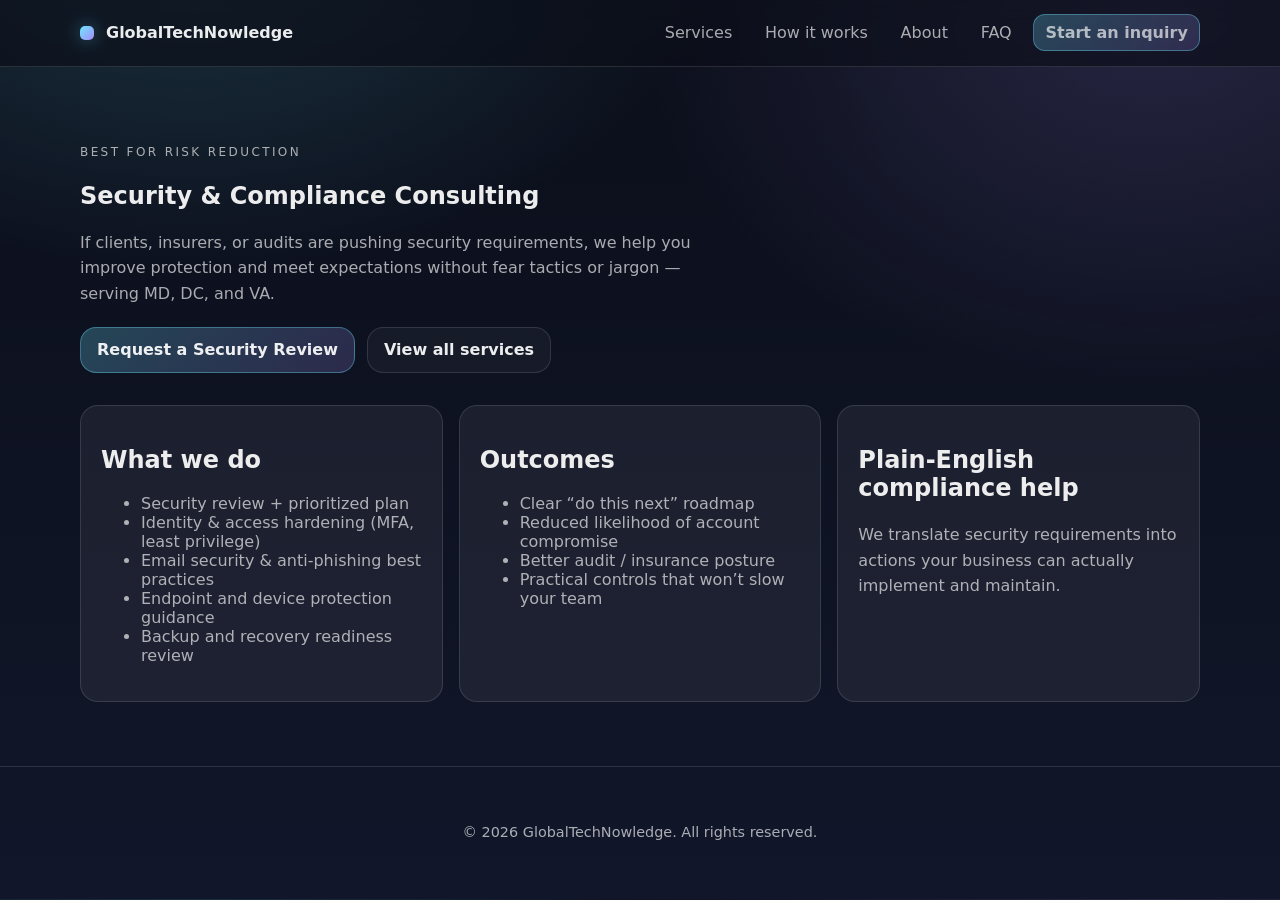
<file: security-compliance.html>
<!doctype html>
<html lang="en">
<head>
  <meta charset="utf-8" />
  <meta name="viewport" content="width=device-width,initial-scale=1" />
  <title>Security & Compliance Consulting | GlobalTechNowledge</title>
  <meta name="description" content="Security reviews, access hardening, and compliance guidance in plain English for small businesses in Maryland, DC, and Virginia." />
  <link rel="canonical" href="https://globaltechnowledge.com/security-compliance.html" />
  <link rel="stylesheet" href="./styles.css" />
</head>

<body>
  <a class="skip-link" href="#main">Skip to content</a>

  <header class="site-header">
    <div class="container nav">
      <a class="brand" href="./"><span class="brand-mark" aria-hidden="true"></span><span>GlobalTechNowledge</span></a>
      <nav class="nav-links" id="navLinks" aria-label="Primary">
        <a href="./#services">Services</a>
        <a href="./#how">How it works</a>
        <a href="./#about">About</a>
        <a href="./#faq">FAQ</a>
        <a class="btn btn-primary" href="./#inquiry">Start an inquiry</a>
      </nav>
    </div>
  </header>

  <main id="main">
    <section class="section">
      <div class="container">
        <p class="eyebrow">Best for risk reduction</p>
        <h1>Security & Compliance Consulting</h1>
        <p class="subhead">
          If clients, insurers, or audits are pushing security requirements, we help you improve protection and meet expectations without fear tactics
          or jargon — serving MD, DC, and VA.
        </p>

        <div class="cta-row">
          <a class="btn btn-primary" href="./#inquiry" data-lane="Security & Compliance">Request a Security Review</a>
          <a class="btn btn-ghost" href="./#services">View all services</a>
        </div>

        <div class="cards-grid">
          <div class="service-card">
            <h2>What we do</h2>
            <ul class="muted">
              <li>Security review + prioritized plan</li>
              <li>Identity & access hardening (MFA, least privilege)</li>
              <li>Email security & anti-phishing best practices</li>
              <li>Endpoint and device protection guidance</li>
              <li>Backup and recovery readiness review</li>
            </ul>
          </div>

          <div class="service-card">
            <h2>Outcomes</h2>
            <ul class="muted">
              <li>Clear “do this next” roadmap</li>
              <li>Reduced likelihood of account compromise</li>
              <li>Better audit / insurance posture</li>
              <li>Practical controls that won’t slow your team</li>
            </ul>
          </div>

          <div class="service-card">
            <h2>Plain-English compliance help</h2>
            <p class="muted">
              We translate security requirements into actions your business can actually implement and maintain.
            </p>
          </div>
        </div>
      </div>
    </section>
  </main>

  <footer class="footer">
    <div class="container">
      <p class="small muted">© <span id="year"></span> GlobalTechNowledge. All rights reserved.</p>
    </div>
  </footer>

  <script src="./script.js" defer></script>
</body>
</html>
</file>
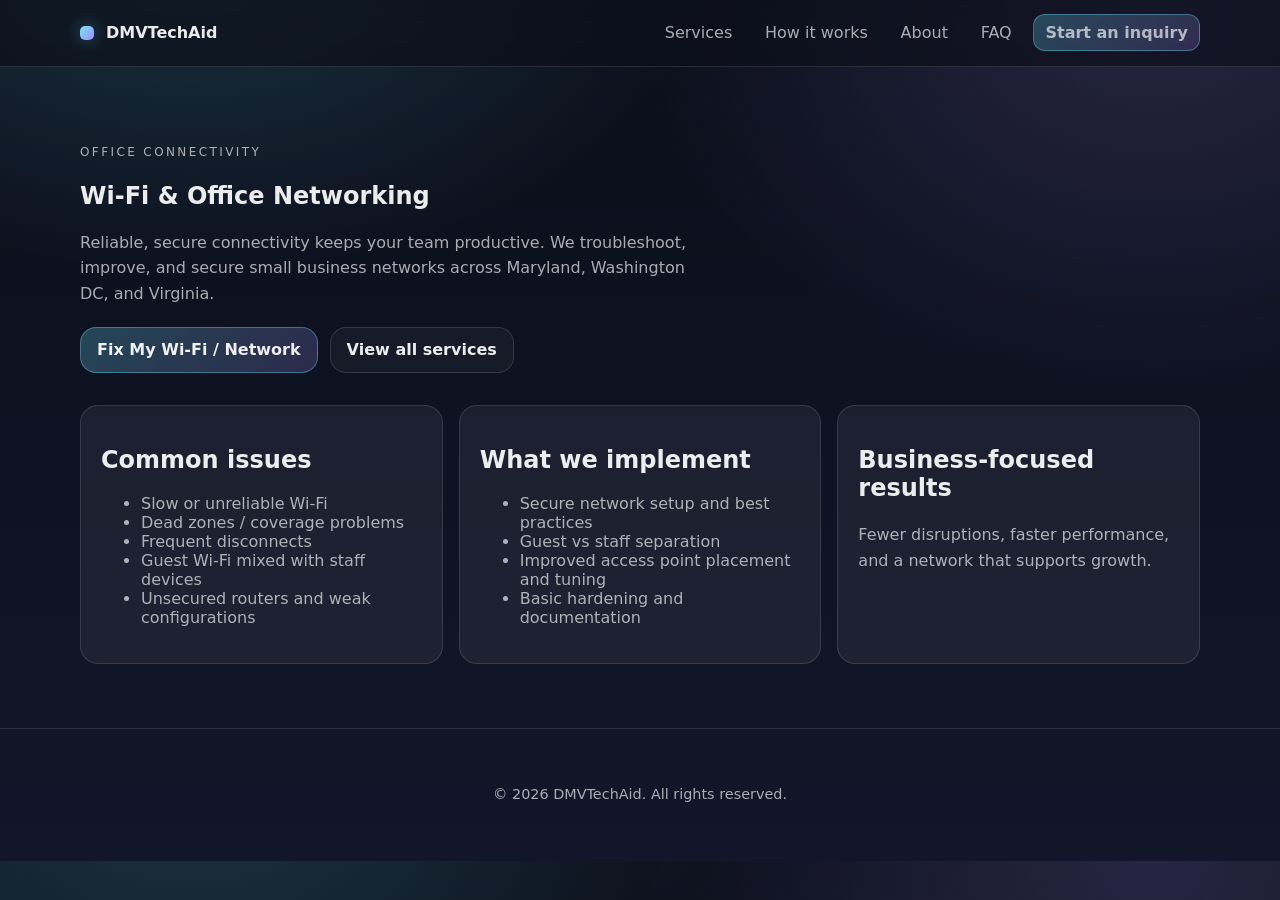
<file: wifi-office-networking.html>
<!doctype html>
<html lang="en">
<head>
  <meta charset="utf-8" />
  <meta name="viewport" content="width=device-width,initial-scale=1" />
  <title>Wi-Fi & Office Networking Services | DMVTechAid</title>
  <meta name="description" content="Fix slow/unreliable Wi-Fi, secure your office network, and separate guest vs staff access. Small business networking in MD, DC, and VA." />
  <link rel="canonical" href="https://dmvtechaid.com/wifi-office-networking.html" />
  <link rel="stylesheet" href="./styles.css" />
</head>

<body>
  <a class="skip-link" href="#main">Skip to content</a>

  <header class="site-header">
    <div class="container nav">
      <a class="brand" href="./"><span class="brand-mark" aria-hidden="true"></span><span>DMVTechAid</span></a>
      <nav class="nav-links" id="navLinks" aria-label="Primary">
        <a href="./#services">Services</a>
        <a href="./#how">How it works</a>
        <a href="./#about">About</a>
        <a href="./#faq">FAQ</a>
        <a class="btn btn-primary" href="./#inquiry">Start an inquiry</a>
      </nav>
    </div>
  </header>

  <main id="main">
    <section class="section">
      <div class="container">
        <p class="eyebrow">Office connectivity</p>
        <h1>Wi-Fi & Office Networking</h1>
        <p class="subhead">
          Reliable, secure connectivity keeps your team productive. We troubleshoot, improve, and secure small business networks across Maryland,
          Washington DC, and Virginia.
        </p>

        <div class="cta-row">
          <a class="btn btn-primary" href="./#inquiry" data-lane="One-Time / Emergency">Fix My Wi-Fi / Network</a>
          <a class="btn btn-ghost" href="./#services">View all services</a>
        </div>

        <div class="cards-grid">
          <div class="service-card">
            <h2>Common issues</h2>
            <ul class="muted">
              <li>Slow or unreliable Wi-Fi</li>
              <li>Dead zones / coverage problems</li>
              <li>Frequent disconnects</li>
              <li>Guest Wi-Fi mixed with staff devices</li>
              <li>Unsecured routers and weak configurations</li>
            </ul>
          </div>
          <div class="service-card">
            <h2>What we implement</h2>
            <ul class="muted">
              <li>Secure network setup and best practices</li>
              <li>Guest vs staff separation</li>
              <li>Improved access point placement and tuning</li>
              <li>Basic hardening and documentation</li>
            </ul>
          </div>
          <div class="service-card">
            <h2>Business-focused results</h2>
            <p class="muted">Fewer disruptions, faster performance, and a network that supports growth.</p>
          </div>
        </div>
      </div>
    </section>
  </main>

  <footer class="footer">
    <div class="container">
      <p class="small muted">© <span id="year"></span> DMVTechAid. All rights reserved.</p>
    </div>
  </footer>

  <script src="./script.js" defer></script>
</body>
</html>
</file>
<file: styles.css>
/* GlobalTechnowledge - Modern, Professional, Business-Friendly */

:root {
  --bg: #0b0f1a;
  --bg-alt: #11162a;
  --card: rgba(255,255,255,0.06);
  --border: rgba(255,255,255,0.12);
  --text: rgba(255,255,255,0.92);
  --muted: rgba(255,255,255,0.65);

  --primary: #6ee7ff;
  --secondary: #a78bfa;
  --danger: #ff6b6b;

  --radius: 18px;
  --radius-lg: 24px;
  --shadow: 0 20px 50px rgba(0,0,0,0.5);
  --max-width: 1120px;
}

* { box-sizing: border-box; }

html { scroll-behavior: smooth; }

body {
  margin: 0;
  font-family: Inter, system-ui, -apple-system, Segoe UI, Roboto, Arial, sans-serif;
  background:
    radial-gradient(900px 600px at 15% -10%, rgba(110,231,255,0.18), transparent 60%),
    radial-gradient(800px 600px at 90% 0%, rgba(167,139,250,0.18), transparent 65%),
    linear-gradient(180deg, var(--bg), var(--bg-alt));
  color: var(--text);
}

a { color: inherit; text-decoration: none; }
p { line-height: 1.6; }

.container {
  width: min(var(--max-width), calc(100% - 2rem));
  margin-inline: auto;
}

/* Header */
.site-header {
  position: sticky;
  top: 0;
  z-index: 50;
  background: rgba(11,15,26,0.65);
  backdrop-filter: blur(10px);
  border-bottom: 1px solid var(--border);
}

.nav {
  display: flex;
  align-items: center;
  justify-content: space-between;
  padding: 0.9rem 0;
}

.brand {
  display: flex;
  align-items: center;
  gap: 0.75rem;
  font-weight: 700;
}

.brand-mark {
  width: 14px;
  height: 14px;
  border-radius: 5px;
  background: linear-gradient(135deg, var(--primary), var(--secondary));
  box-shadow: 0 0 18px rgba(110,231,255,0.4);
}

.nav-links {
  display: flex;
  align-items: center;
  gap: 0.65rem; /* was 1rem */;
}

.nav-links a {
  padding: 0.5rem 0.7rem;
  border-radius: 12px;
  color: var(--muted);
}

.nav-links a:hover {
  background: rgba(255,255,255,0.05);
  color: var(--text);
}

/* Buttons */
.btn {
  display: inline-flex;
  align-items: center;
  justify-content: center;
  padding: 0.8rem 1rem;
  border-radius: 16px;
  border: 1px solid var(--border);
  background: rgba(255,255,255,0.05);
  font-weight: 600;
  cursor: pointer;
  transition: transform .15s ease, background .15s ease;
}

.btn:hover {
  transform: translateY(-1px);
  background: rgba(255,255,255,0.08);
}

.btn-primary {
  background: linear-gradient(135deg, rgba(110,231,255,0.25), rgba(167,139,250,0.2));
  border-color: rgba(110,231,255,0.35);
}

.btn-secondary {
  border-color: rgba(167,139,250,0.35);
}

.btn-ghost {
  background: rgba(255,255,255,0.04);
}

/* Hero */
.hero {
  padding: 5rem 0 3rem;
}

.hero-grid {
  display: grid;
  grid-template-columns: 1.2fr 0.8fr;
  gap: 2rem;
}

.eyebrow {
  color: var(--muted);
  text-transform: uppercase;
  letter-spacing: 0.2em;
  font-size: 0.75rem;
}

.hero h1 {
  font-size: clamp(2rem, 3.4vw, 3.1rem);
  margin: 0.8rem 0;
}

.subhead {
  color: var(--muted);
  max-width: 60ch;
}

.cta-row {
  display: flex;
  flex-wrap: wrap;
  gap: 0.75rem;
  margin-top: 1.25rem;
}

/* Sections */
.section {
  padding: 4rem 0;
}

.section-alt {
  background: rgba(255,255,255,0.02);
  border-top: 1px solid var(--border);
  border-bottom: 1px solid var(--border);
}

.cards-grid {
  display: grid;
  grid-template-columns: repeat(3,1fr);
  gap: 1rem;
  margin-top: 2rem;
}

.service-card {
  background: var(--card);
  border: 1px solid var(--border);
  border-radius: var(--radius);
  padding: 1.25rem;
}

.service-card h3 {
  margin-top: 0;
}

.muted { color: var(--muted); }

/* Contact */
.contact-grid {
  display: grid;
  grid-template-columns: 1fr 1fr;
  gap: 2rem;
}

form {
  background: var(--card);
  border: 1px solid var(--border);
  border-radius: var(--radius-lg);
  padding: 1.5rem;
}

label {
  display: block;
  font-weight: 600;
  margin-bottom: 0.75rem;
}

input, textarea, select {
  width: 100%;
  margin-top: 0.35rem;
  padding: 0.7rem 0.8rem;
  border-radius: 12px;
  border: 1px solid var(--border);
  background: rgba(0,0,0,0.25);
  color: var(--text);
}

textarea { resize: vertical; }

button { margin-top: 1rem; width: 100%; }

/* Footer */
.footer {
  padding: 2.5rem 0;
  text-align: center;
  border-top: 1px solid var(--border);
}

.small { font-size: 0.9rem; }

/* Responsive */
@media (max-width: 900px) {
  .hero-grid,
  .contact-grid {
    grid-template-columns: 1fr;
  }

  .cards-grid {
    grid-template-columns: repeat(2,1fr);
  }
}

@media (max-width: 600px) {
  .cards-grid {
    grid-template-columns: 1fr;
  }
}
/* =========================
   Accessibility helpers
   ========================= */

/* Screen-reader only text (hide visually) */
.sr-only {
  position: absolute !important;
  width: 1px;
  height: 1px;
  padding: 0;
  margin: -1px;
  overflow: hidden;
  clip: rect(0, 0, 0, 0);
  white-space: nowrap;
  border: 0;
}

/* Skip-to-content link (hidden unless focused) */
.skip-link {
  position: absolute;
  left: -9999px;
  top: auto;
  width: 1px;
  height: 1px;
  overflow: hidden;
}

.skip-link:focus {
  left: 1rem;
  top: 1rem;
  width: auto;
  height: auto;
  padding: 0.75rem 1rem;
  background: rgba(0, 0, 0, 0.85);
  color: #fff;
  border-radius: 12px;
  z-index: 10000;
}
/* Keep top nav items on one line */
.nav-links a {
  white-space: nowrap;
}
.nav {
  flex-wrap: nowrap;
}
/* =========================
   How it works – inline numbering
   ========================= */

.how-card {
  display: flex;
  flex-direction: column;
}

.how-header {
  display: flex;
  align-items: baseline;
  gap: 0.4rem;
}

.how-num {
  font-weight: 800;
  font-size: 0.95rem;
  color: rgba(110, 231, 255, 0.9);
  letter-spacing: 0.08em;
}

.how-num::after {
  content: ".";
  margin-left: 0.1rem;
}

.how-card h3 {
  margin: 0;
  font-size: 1.05rem;
}

.how-card p {
  margin-top: 0.4rem;
  color: var(--muted);
}

/* Force-hide honeypot spam trap field */
.honeypot {
  display: none !important;
}

/* =========================
   Form submit button states
   ========================= */

button[disabled] {
  opacity: 0.45;
  cursor: not-allowed;
  filter: grayscale(40%);
}

button.ready {
  opacity: 1;
  filter: none;
  box-shadow: 0 0 0 rgba(110,231,255,0);
  transition: box-shadow 0.25s ease, transform 0.15s ease;
}

button.ready:hover {
  box-shadow: 0 0 22px rgba(110,231,255,0.45);
  transform: translateY(-1px);
}

#submitBtn:disabled {
  opacity: 0.45;
  cursor: not-allowed;
  filter: grayscale(40%);
}

#submitBtn.ready {
  opacity: 1;
  filter: none;
}

#submitBtn.ready:hover {
  box-shadow: 0 0 22px rgba(110,231,255,0.45);
  transform: translateY(-1px);
}

/* =========================
   Parallax background
   ========================= */

.parallax {
  position: relative;
  background-image: url("./images/hero-bg.webp"); /* <-- your image */
  background-size: cover;
  background-position: center;
  background-repeat: no-repeat;
  background-attachment: fixed;
}

/* Dark overlay so text stays readable */
.parallax-overlay {
  position: absolute;
  inset: 0;
  background: linear-gradient(
    180deg,
    rgba(7, 20, 73, 0.45),
    rgba(5, 8, 20, 0.30)
  );
  z-index: 0;
}

/* Ensure content sits above overlay */
.parallax > .container {
  position: relative;
  z-index: 1;
}

@media (max-width: 768px) {
  .parallax {
    background-attachment: scroll;
  }
}

/* =========================
   Inquiry section background image
   ========================= */

.contact-parallax {
  position: relative;
  overflow: hidden;
  padding-top: 5rem;
  padding-bottom: 5rem;
}

.contact-parallax::after {
  content: "";
  position: absolute;
  inset: -40px 0; /* give room for movement */
  background-image: url("./images/bottom-bg.webp");
  background-size: cover;
  background-position: center;
  background-repeat: no-repeat;

  transform: translateY(var(--parallaxOffset, 0px));
  will-change: transform;
  z-index: 0;
}


/* Overlay for readability */
.contact-parallax::before {
  content: "";
  position: absolute;
  inset: 0;
  background: linear-gradient(
    180deg,
    rgba(5, 8, 20, 0.55),
    rgba(5, 8, 20, 0.75)
  );
  z-index: 1;
}

/* Content above */
.contact-parallax .container {
  position: relative;
  z-index: 2;
}


@media (max-width: 768px) {
  .contact-parallax {
    background-attachment: scroll;
  }
}


/* Overlay so text/cards remain readable */
.contact-parallax::before {
  content: "";
  position: absolute;
  inset: 0;
  background: linear-gradient(
    180deg,
    rgba(5, 8, 20, 0.55),
    rgba(5, 8, 20, 0.75)
  );
  z-index: 0;
}

/* Ensure section content is above overlay */
.contact-parallax .container {
  position: relative;
  z-index: 1;
}
</file>
